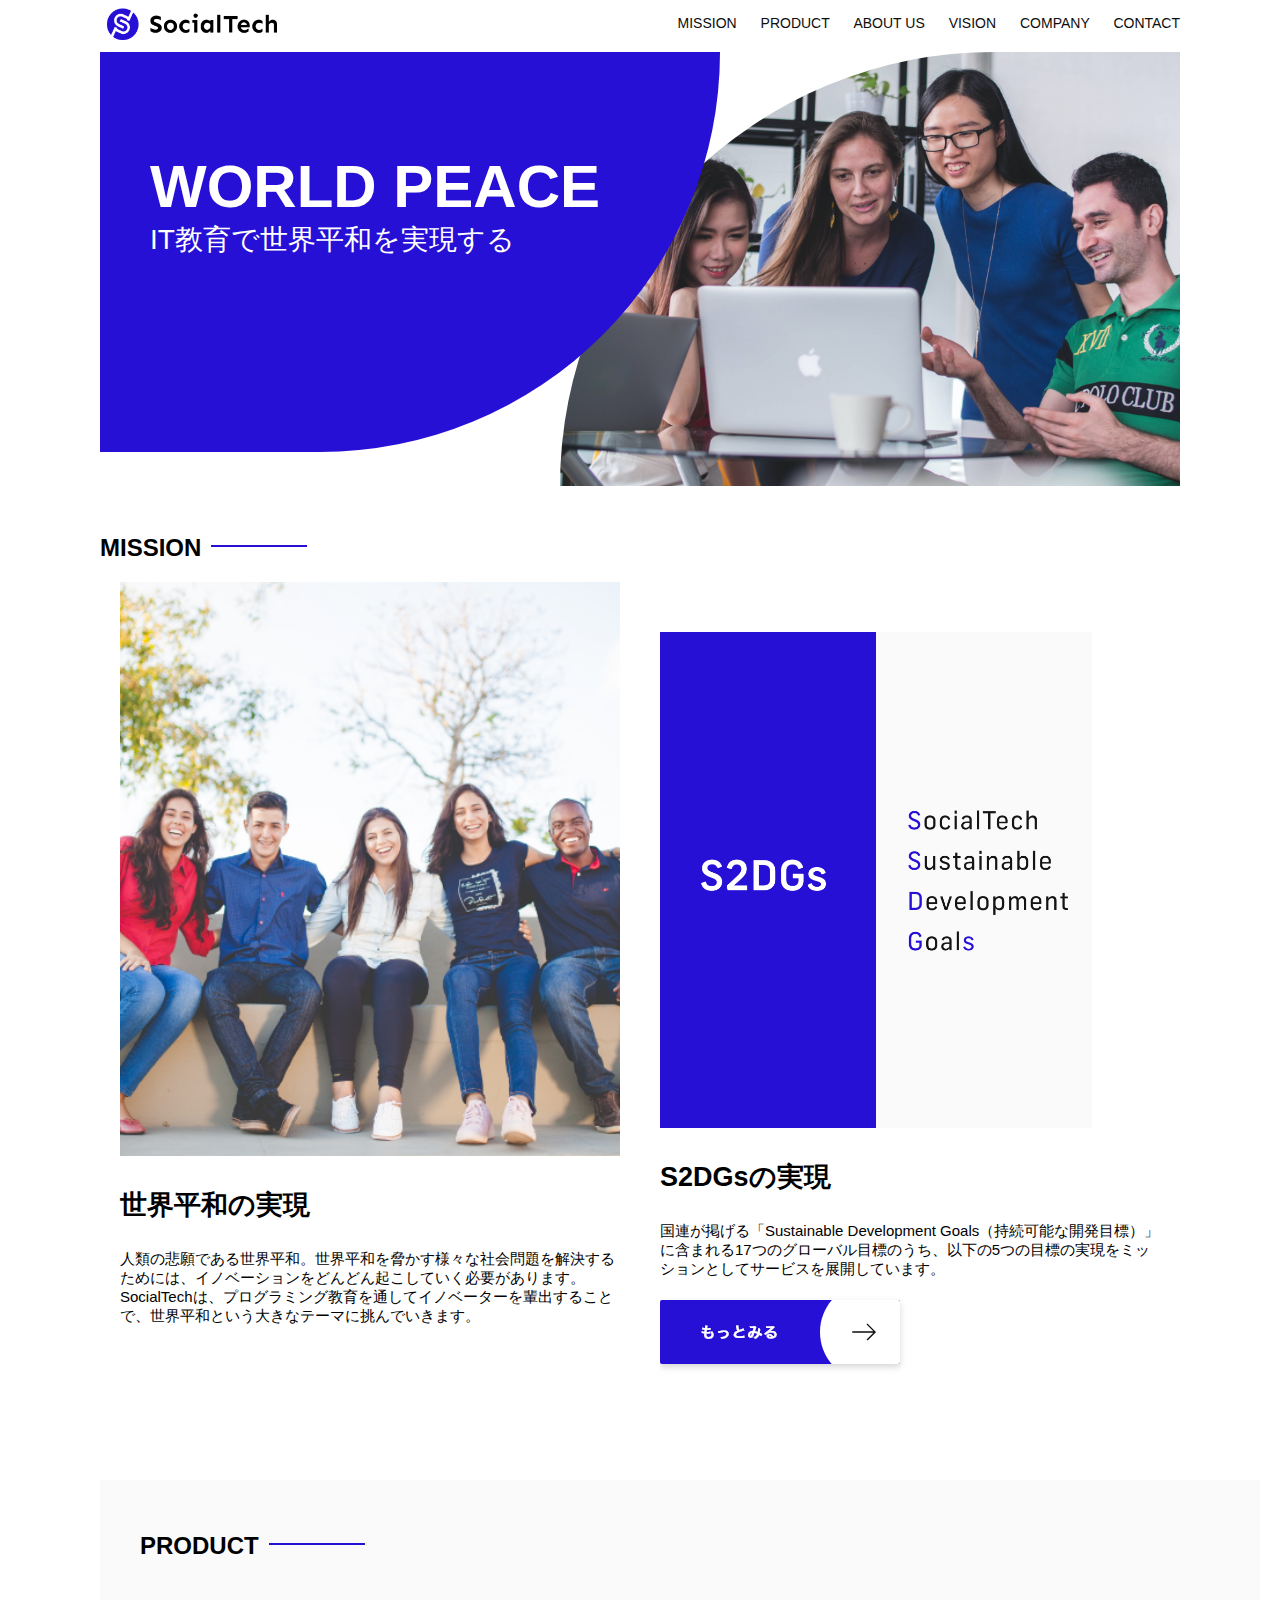
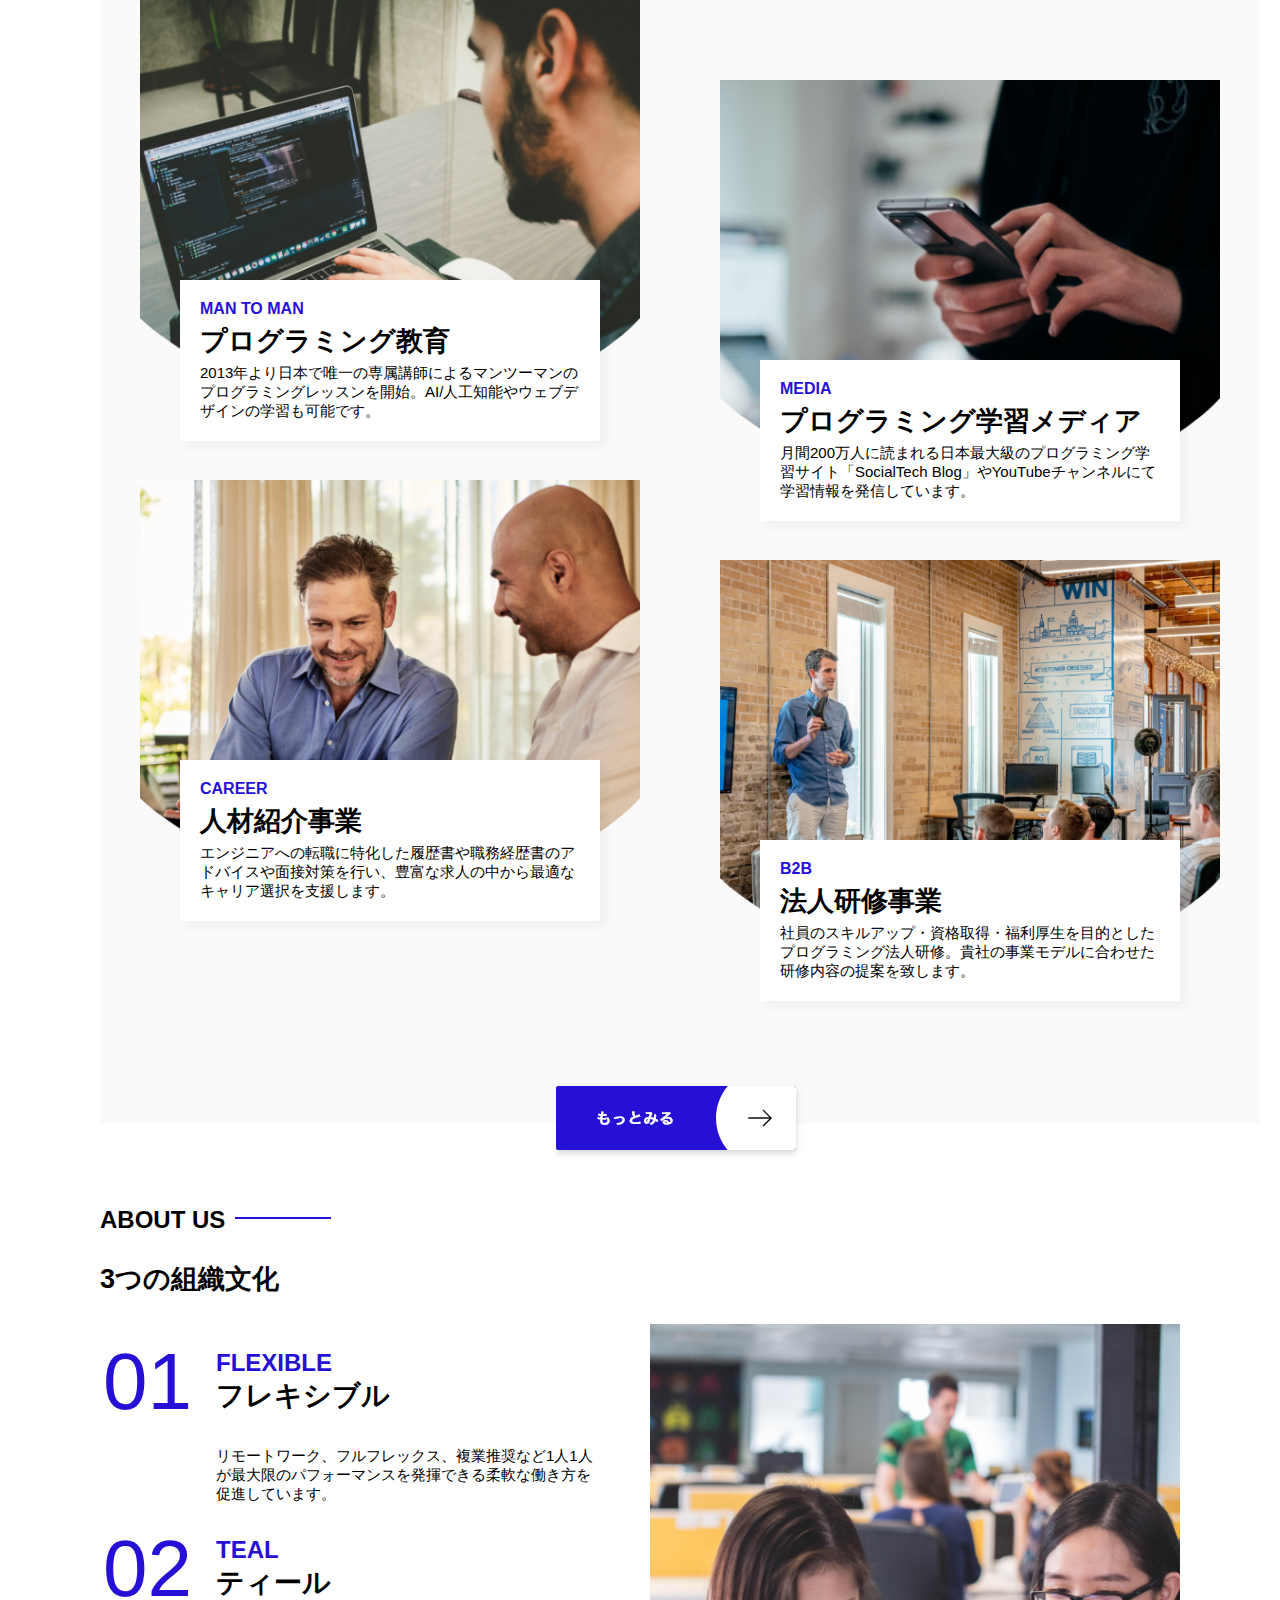
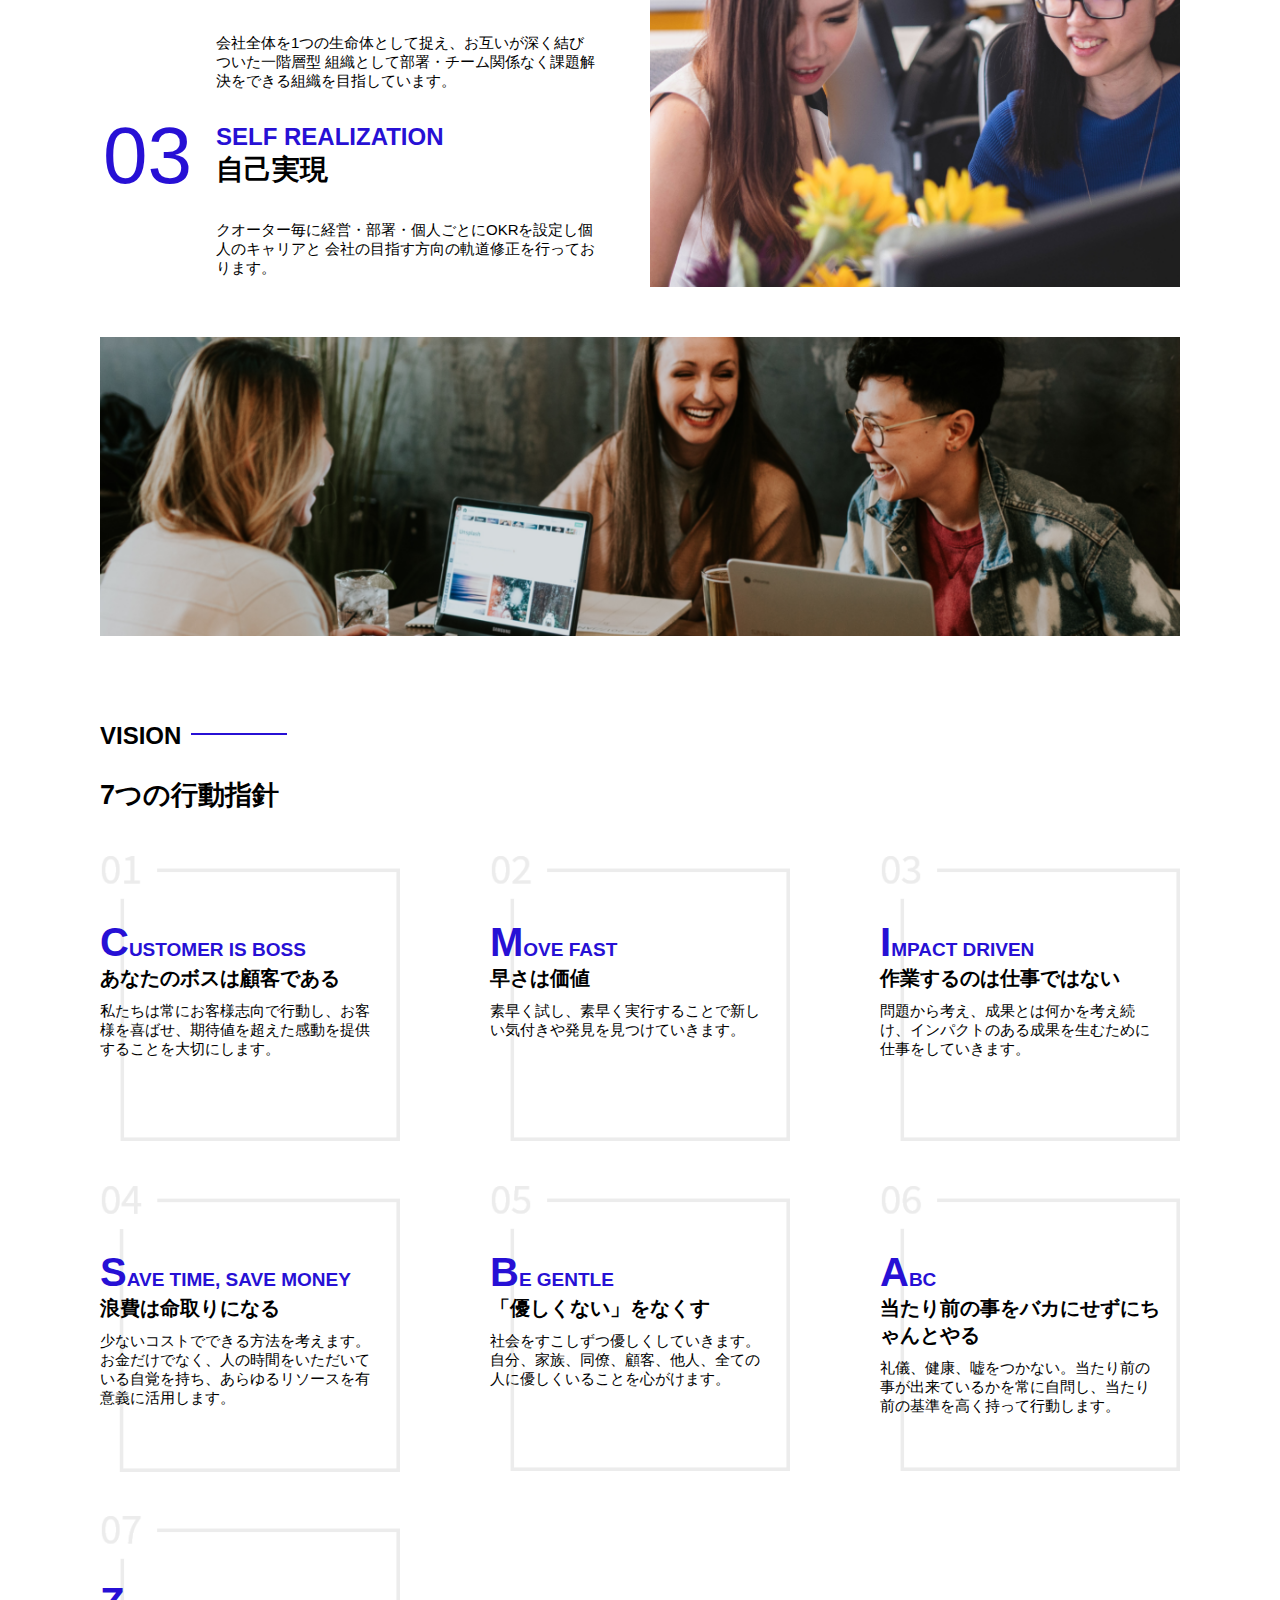
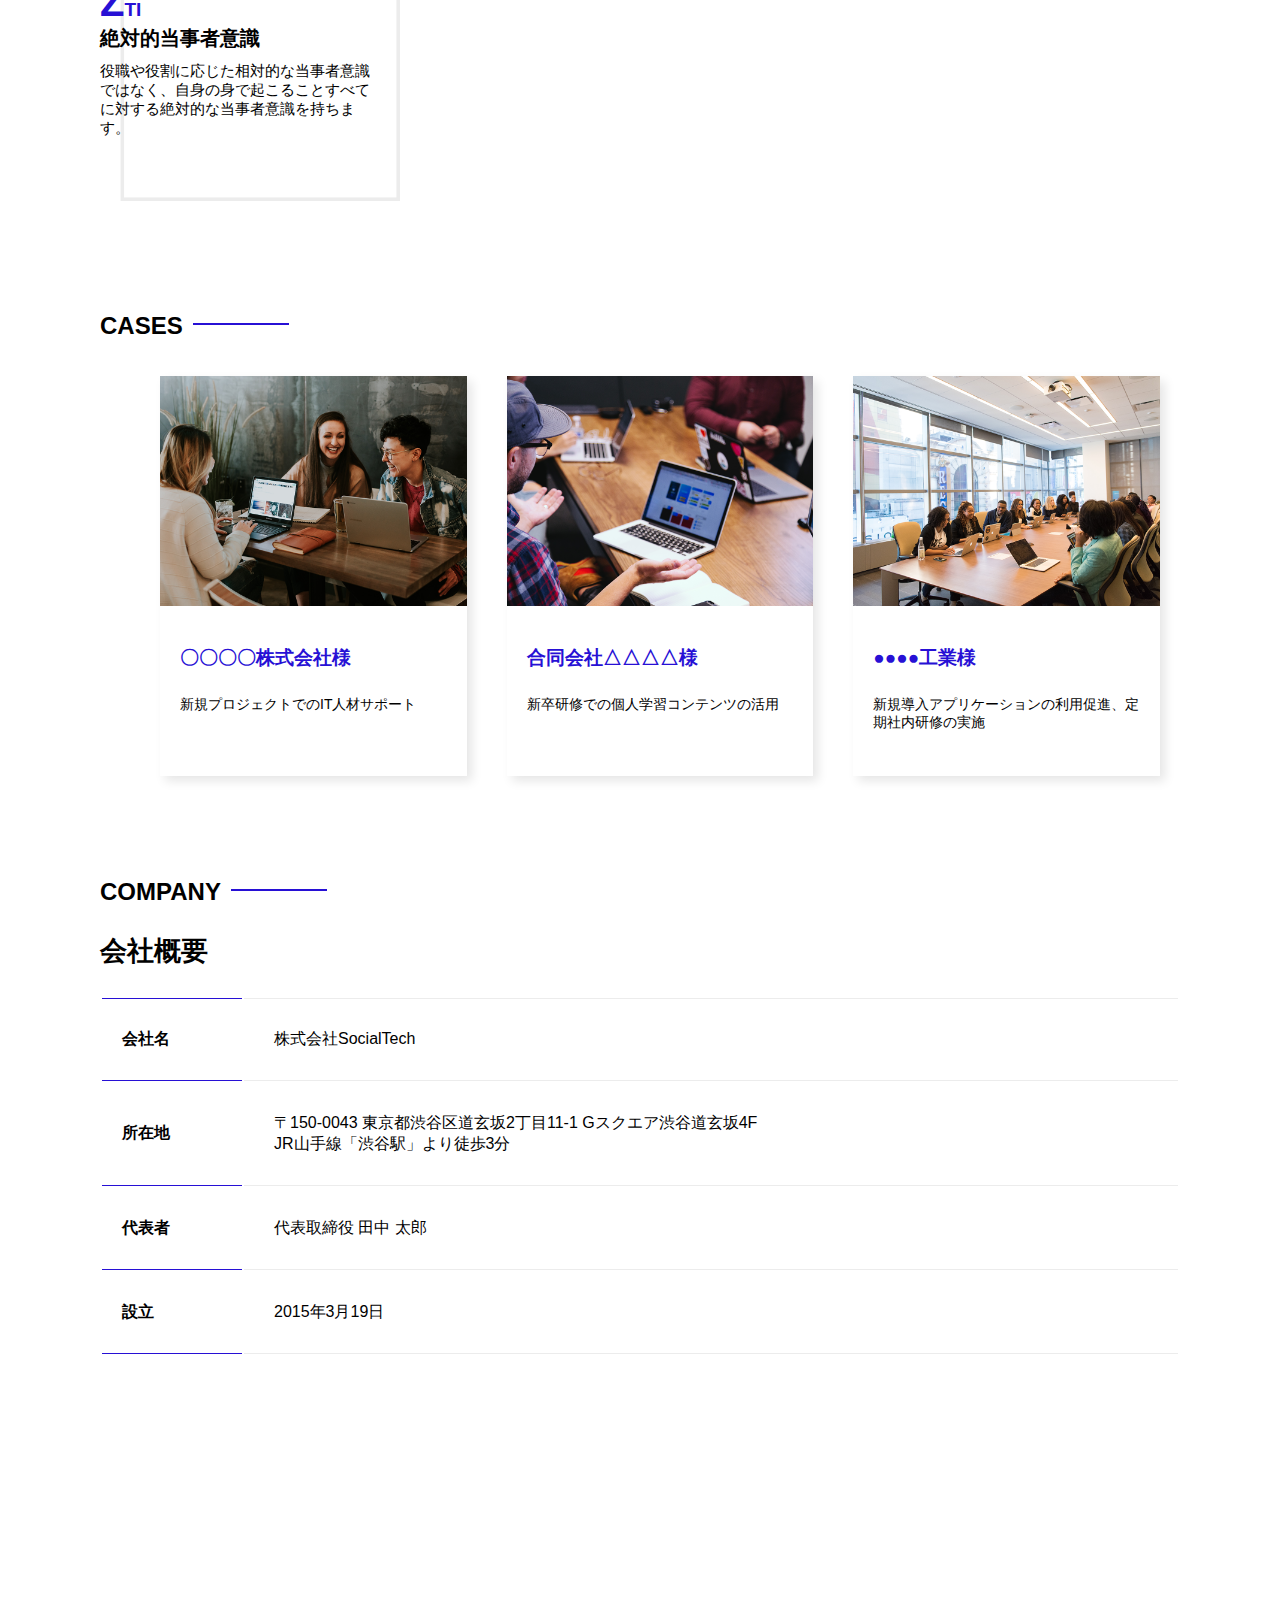
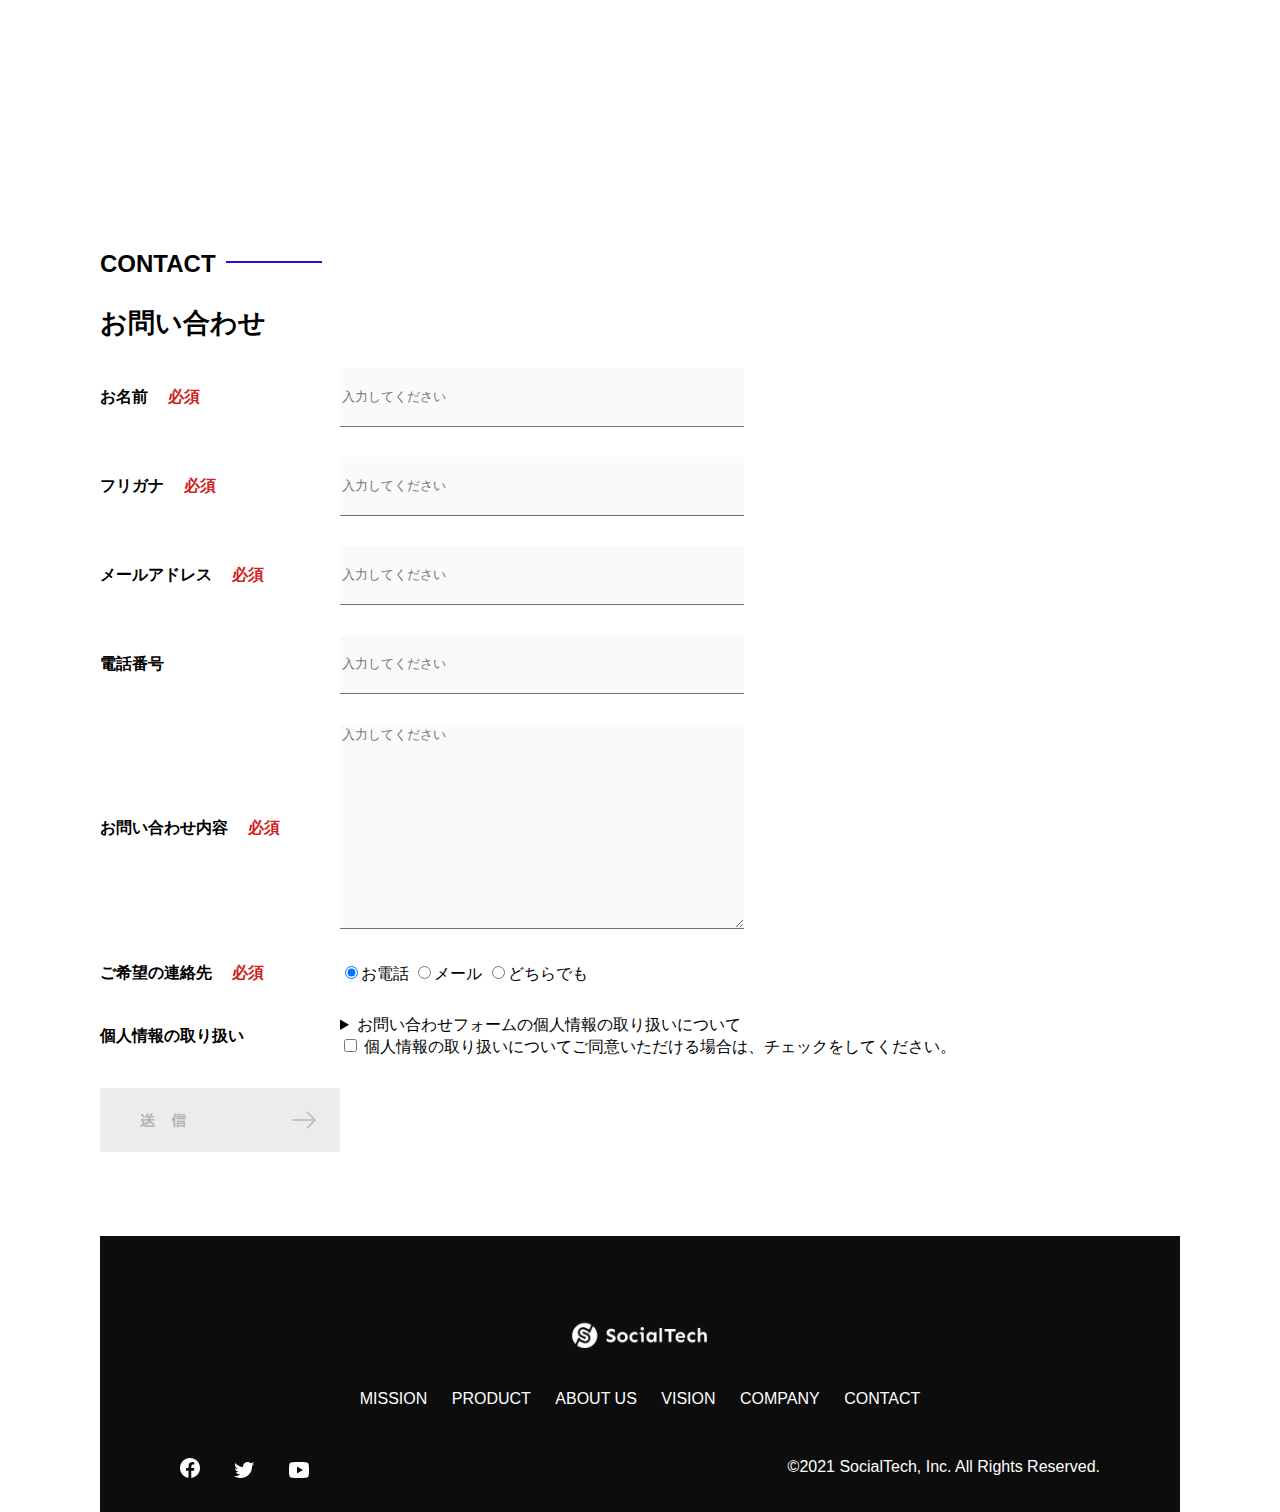
<file: kadai_012/index.html>
<!DOCTYPE html>
<html>
  <head>
    <title>SocialTech</title>
    <meta charset="UTF-8" />
    <meta
      name="description"
      content="SocialTechはEdTech業界のリーディングカンパニーを目指します。"
    />
    <meta name="viewport" content="width=device-width, initial-scale=1.0" />
    <link rel="stylesheet" href="style.css" />
  </head>
  <body>
    <!-- ヘッダー -->
    <header>
      <!-- ロゴ -->
      <a href="index.html" id="logo"
        ><img src="images/logo.png" alt="トップページに戻る"
      /></a>

      <!-- PC用ナビゲーション -->
      <nav id="nav-pc">
        <a href="mission.html">MISSION</a>
        <a href="product.html">PRODUCT</a>
        <a href="index.html#aboutus">ABOUT US</a>
        <a href="index.html#vision">VISION</a>
        <a href="index.html#company">COMPANY</a>
        <a href="index.html#contact">CONTACT</a>
      </nav>
    </header>
    <main>
      <article>
        <!-- メインビジュアル -->
        <section id="main-visual">
          <div id="main-message">
            <h1>WORLD PEACE</h1>
            <p>IT教育で世界平和を実現する</p>
          </div>
          <img
            src="images/index/index-main.png"
            alt="PCの周りに集まる多国籍の仲間たち"
          />
        </section>
        <!--ミッション-->
        <section id="mission">
          <h2 class="index-h2">MISSION</h2>
          <div id="mission-flex">
            <div>
              <img
                id="mission-photo"
                src="images/index/index-mission.png"
                alt="屋外のベンチで写真を撮影する多国籍の仲間たち"
              />
              <h3>世界平和の実現</h3>
              <p>
                人類の悲願である世界平和。世界平和を脅かす様々な社会問題を解決するためには、イノベーションをどんどん起こしていく必要があります。SocialTechは、プログラミング教育を通してイノベーターを輩出することで、世界平和という大きなテーマに挑んでいきます。
              </p>
            </div>
            <div>
              <img id="s2dgs" src="images/index/s2dgs.png" alt="S2DGs" />
              <h3>S2DGsの実現</h3>
              <p>
                国連が掲げる「Sustainable Development
                Goals（持続可能な開発目標）」に含まれる17つのグローバル目標のうち、以下の5つの目標の実現をミッションとしてサービスを展開しています。
              </p>
              <a href="mission.html">
                <img src="images/button-more.png" alt="もっとみる" />
              </a>
            </div>
          </div>
        </section>
        <!-- プロダクト -->
        <section id="product">
          <h2 class="index-h2">PRODUCT</h2>
          <div>
            <div id="product-left">
              <div>
                <img
                  class="product-photo"
                  src="images/index/index-mantoman.png"
                  alt="PCでコードを書く男性"
                />
                <div class="product-explain">
                  <span>MAN TO MAN</span>
                  <h3>プログラミング教育</h3>
                  <p>
                    2013年より日本で唯一の専属講師によるマンツーマンのプログラミングレッスンを開始。AI/人工知能やウェブデザインの学習も可能です。
                  </p>
                </div>
              </div>
              <div>
                <img
                  class="product-photo"
                  src="images/index/index-career.png"
                  alt="笑顔で話し合う2人の男性"
                />
                <div class="product-explain">
                  <span>CAREER</span>
                  <h3>人材紹介事業</h3>
                  <p>
                    エンジニアへの転職に特化した履歴書や職務経歴書のアドバイスや面接対策を行い、豊富な求人の中から最適なキャリア選択を支援します。
                  </p>
                </div>
              </div>
            </div>
            <div id="product-right">
              <div>
                <img
                  class="product-photo"
                  src="images/index/index-media.png"
                  alt="スマートフォンを操作する人"
                />
                <div class="product-explain">
                  <span>MEDIA</span>
                  <h3>プログラミング学習メディア</h3>
                  <p>
                    月間200万人に読まれる日本最大級のプログラミング学習サイト「SocialTech
                    Blog」やYouTubeチャンネルにて学習情報を発信しています。
                  </p>
                </div>
              </div>
              <div>
                <img
                  class="product-photo"
                  src="images/index/index-b2b.png"
                  alt="講演中の男性とそれを聴く人々"
                />
                <div class="product-explain">
                  <span>B2B</span>
                  <h3>法人研修事業</h3>
                  <p>
                    社員のスキルアップ・資格取得・福利厚生を目的としたプログラミング法人研修。貴社の事業モデルに合わせた研修内容の提案を致します。
                  </p>
                </div>
              </div>
            </div>
          </div>
          <div>
            <a id="product-more" href="product.html">
              <img src="images/button-more.png" alt="もっとみる" />
            </a>
          </div>
        </section>
        <!---ABOUT US-->
        <section id="aboutus">
          <h2 class="index-h2">ABOUT US</h2>
          <h3>3つの組織文化</h3>
          <div>
            <table class="culture-table">
              <tr>
                <td>
                  <span class="culture-num">01</span>
                </td>
                <td>
                  <span class="culture-en">FLEXIBLE</span>
                  <span class="culture-jp">フレキシブル</span>
                </td>
              </tr>
              <tr>
                <td>
                  <!--空のセル-->
                </td>
                <td>
                  <p class="culture-description">
                    リモートワーク、フルフレックス、複業推奨など1人1人が最大限のパフォーマンスを発揮できる柔軟な働き方を促進しています。
                  </p>
                </td>
              </tr>
              <tr>
                <td>
                  <span class="culture-num">02</span>
                </td>
                <td>
                  <span class="culture-en">TEAL</span>
                  <span class="culture-jp">ティール</span>
                </td>
              </tr>
              <tr>
                <td>
                  <!--空のセル-->
                </td>
                <td>
                  <p class="culture-description">
                    会社全体を1つの生命体として捉え、お互いが深く結びついた一階層型
                    組織として部署・チーム関係なく課題解決をできる組織を目指しています。
                  </p>
                </td>
              </tr>
              <tr>
                <td>
                  <span class="culture-num">03</span>
                </td>
                <td>
                  <span class="culture-en">SELF REALIZATION</span>
                  <span class="culture-jp">自己実現</span>
                </td>
              </tr>
              <tr>
                <td>
                  <!--空のセル-->
                </td>
                <td>
                  <p class="culture-description">
                    クオーター毎に経営・部署・個人ごとにOKRを設定し個人のキャリアと
                    会社の目指す方向の軌道修正を行っております。
                  </p>
                </td>
              </tr>
            </table>
            <img
              class="culture-img"
              src="images/index/index-aboutus1.png"
              alt="笑顔で話し合う2人の女性"
            />
          </div>
          <img
            class="culture-img2"
            src="images/index/index-aboutus2.png"
            alt="笑顔で話し合う3人の男女"
          />
        </section>
        <!-- VISION -->
        <section id="vision">
          <h2 class="index-h2">VISION</h2>
          <h3>7つの行動指針</h3>
          <div>
            <div class="vision-box">
              <img src="images/index/vision-01.png" alt="01" />
              <span>
                <h4>CUSTOMER IS BOSS</h4>
                <h5>あなたのボスは顧客である</h5>
                <p>
                  私たちは常にお客様志向で行動し、お客様を喜ばせ、期待値を超えた感動を提供することを大切にします。
                </p>
              </span>
            </div>
            <div class="vision-box">
              <img src="images/index/vision-02.png" alt="02" />
              <span>
                <h4>MOVE FAST</h4>
                <h5>早さは価値</h5>
                <p>
                  素早く試し、素早く実行することで新しい気付きや発見を見つけていきます。
                </p>
              </span>
            </div>
            <div class="vision-box">
              <img src="images/index/vision-03.png" alt="03" />
              <span>
                <h4>IMPACT DRIVEN</h4>
                <h5>作業するのは仕事ではない</h5>
                <p>
                  問題から考え、成果とは何かを考え続け、インパクトのある成果を生むために仕事をしていきます。
                </p>
              </span>
            </div>
            <div class="vision-box">
              <img src="images/index/vision-04.png" alt="04" />
              <span>
                <h4>SAVE TIME, SAVE MONEY</h4>
                <h5>浪費は命取りになる</h5>
                <p>
                  少ないコストでできる方法を考えます。お金だけでなく、人の時間をいただいている自覚を持ち、あらゆるリソースを有意義に活用します。
                </p>
              </span>
            </div>
            <div class="vision-box">
              <img src="images/index/vision-05.png" alt="05" />
              <span>
                <h4>BE GENTLE</h4>
                <h5>「優しくない」をなくす</h5>
                <p>
                  社会をすこしずつ優しくしていきます。自分、家族、同僚、顧客、他人、全ての人に優しくいることを心がけます。
                </p>
              </span>
            </div>
            <div class="vision-box">
              <img src="images/index/vision-06.png" alt="06" />
              <span>
                <h4>ABC</h4>
                <h5>当たり前の事をバカにせずにちゃんとやる</h5>
                <p>
                  礼儀、健康、嘘をつかない。当たり前の事が出来ているかを常に自問し、当たり前の基準を高く持って行動します。
                </p>
              </span>
            </div>
            <div class="vision-box">
              <img src="images/index/vision-07.png" alt="07" />
              <span>
                <h4>ZTI</h4>
                <h5>絶対的当事者意識</h5>
                <p>
                  役職や役割に応じた相対的な当事者意識ではなく、自身の身で起こることすべてに対する絶対的な当事者意識を持ちます。
                </p>
              </span>
            </div>
          </div>
        </section>

        <!-- CASES -->
      <section id="cases">
        <h2 class="index-h2">CASES</h2>
        <ul>
          <li class="case-card">
            <a>
            <img class="case-img" src="images/index/case-1.png" alt="仲良く語り合う3人">
            <div class="case-info">
              <h4 class="case-name">〇〇〇〇株式会社様</h4>
              <p class="case-content">新規プロジェクトでのIT人材サポート</p>
            </div>
            </a>
          </li>
          <li class="case-card">
            <a>
            <img class="case-img" src="images/index/case-2.png" alt="PCでコンテンツを見る">
            <div class="case-info">
              <h4 class="case-name">合同会社△△△△様</h4>
              <p class="case-content">新卒研修での個人学習コンテンツの活用</p>
            </div>
            </a>
          </li>
          <li class="case-card">
            <a>
            <img class="case-img" src="images/index/case-3.png" alt="社内研修中の会議室">
            <div class="case-info">
              <h4 class="case-name">●●●●工業様</h4>
              <p class="case-content">新規導入アプリケーションの利用促進、定期社内研修の実施</p>
            </div>
            </a>
          </li>
        </ul>
      </section>


        <!-- COMPANY -->
        <section id="company">
          <h2 class="index-h2">COMPANY</h2>
          <h3>会社概要</h3>
          <table id="company-table">
            <tr>
              <th class="tableheader-first">会社名</th>
              <td class="cell-first">株式会社SocialTech</td>
            </tr>
            <tr>
              <th class="tableheader">所在地</th>
              <td class="cell">
                〒150-0043 東京都渋谷区道玄坂2丁目11-1 Gスクエア渋谷道玄坂4F<br />JR山手線「渋谷駅」より徒歩3分
              </td>
            </tr>
            <tr>
              <th class="tableheader">代表者</th>
              <td class="cell">代表取締役 田中 太郎</td>
            </tr>
            <tr>
              <th class="tableheader">設立</th>
              <td class="cell">2015年3月19日</td>
            </tr>
          </table>
          <iframe
            src="https://www.google.com/maps/embed?pb=!1m18!1m12!1m3!1d3241.7759544892483!2d139.69399665123464!3d35.65789123876098!2m3!1f0!2f0!3f0!3m2!1i1024!2i768!4f13.1!3m3!1m2!1s0x60188caa0042e8d1%3A0xba130bea826a7aa2!2z44CSMTUwLTAwNDMg5p2x5Lqs6YO95riL6LC35Yy66YGT546E5Z2C77yS5LiB55uu77yR77yR4oiS77yR!5e0!3m2!1sja!2sjp!4v1636872991912!5m2!1sja!2sjp"
            style="border: 0"
            allowfullscreen=""
            loading="lazy"
          >
          </iframe>
        </section>
        <!-- お問い合わせフォーム -->
        <section id="contact">
          <h2 class="index-h2">CONTACT</h2>
          <h3>お問い合わせ</h3>
          <form>
            <div>
              <div class="contact-heading">
                <label class="contact-label"
                  >お名前<span class="contact-span">必須</span></label
                >
              </div>
              <div class="contact-form">
                <input
                  type="text"
                  name="name"
                  placeholder="入力してください"
                  class="contact-textbox"
                />
              </div>
            </div>
            <div>
              <div class="contact-heading">
                <label class="contact-label"
                  >フリガナ<span class="contact-span">必須</span></label
                >
              </div>
              <div>
                <input
                  type="text"
                  name="hurigana"
                  placeholder="入力してください"
                  class="contact-textbox"
                />
              </div>
            </div>
            <div>
              <div class="contact-heading">
                <label class="contact-label"
                  >メールアドレス<span class="contact-span">必須</span></label
                >
              </div>
              <div>
                <input
                  type="text"
                  name="email"
                  placeholder="入力してください"
                  class="contact-textbox"
                />
              </div>
            </div>
            <div>
              <div class="contact-heading">
                <label class="contact-label">電話番号</label>
              </div>
              <div>
                <input
                  type="text"
                  name="tel"
                  placeholder="入力してください"
                  class="contact-textbox"
                />
              </div>
            </div>
            <div>
              <div class="contact-heading">
                <label class="contact-label"
                  >お問い合わせ内容<span class="contact-span">必須</span></label
                >
              </div>
              <div>
                <textarea
                  class="contact-textarea"
                  placeholder="入力してください"
                  name="message"
                ></textarea>
              </div>
            </div>
            <div>
              <div class="contact-heading">
                <label class="contact-label"
                  >ご希望の連絡先<span class="contact-span">必須</span></label
                >
              </div>
              <div>
                <input
                  class="radiobutton"
                  type="radio"
                  value="tel"
                  name="contact"
                  checked
                /><label>お電話</label>
                <input
                  class="radiobutton"
                  type="radio"
                  value="mail"
                  name="contact"
                /><label>メール</label>
                <input
                  class="radiobutton"
                  type="radio"
                  value="both"
                  name="contact"
                /><label>どちらでも</label>
              </div>
            </div>
            <div>
              <div class="contact-heading">
                <label class="contact-label">個人情報の取り扱い</label>
              </div>
              <div>
                <details>
                  <summary>
                    お問い合わせフォームの個人情報の取り扱いについて
                  </summary>
                  <div>
                    <span>１．組織の名称又は氏名</span><br />
                    株式会社SocialTech<br /><br />
                    <span
                      >２．個人情報保護管理者（若しくはその代理人）の氏名又は職名、所属及び連絡先
                      鈴木 一郎 コーポレート部</span
                    ><br />
                    メールアドレス：support@socialtech.net<br />
                    TEL：03-xxxx-xxxx<br />
                    <span>３．個人情報の利用目的</span><br />
                    ・本サービス及び本サービスに関連する情報の提供又はそれらに関する連絡のため<br />
                    ・ユーザーの本人確認のため<br />
                    ・当社サービスのご案内のため<br />
                    ・当社の商品等の広告または宣伝（電子メールによるものを含むものとします。）<br /><br />
                    <span>４．個人情報の取り扱い業務の委託</span><br />
                    個人情報の取扱業務の全部または一部を外部に業務委託する場合があります。<br />
                    その際、弊社は、個人情報を適切に保護できる管理体制を敷き実行していることを条件として<br />
                    委託先を厳選したうえで、機密保持契約を委託先と締結し、お客様の個人情報を厳密に管理させます。<br /><br />
                    <span>５．個人情報の開示等の請求</span><br />
                    お客様は、弊社に対してご自身の個人情報の開示等（利用目的の通知、開示、内容の訂正・追加・削除、利用の停止または消去、第三者への提供の停止）に関して、当社問合わせ窓口に申し出ることができます。<br />
                    その際、弊社はお客様ご本人を確認させていただいたうえで、合理的な期間内に対応いたします。<br /><br />
                    なお、個人情報に関する弊社問合わせ先は、次の通りです。<br /><br />
                    株式会社SocialTech　個人情報問合せ窓口<br />
                    〒150-0043　東京都渋谷区道玄坂2丁目11-1 Ｇスクエア渋谷道玄坂
                    4F<br />
                    メールアドレス：support@socialtech.net　TEL：03-xxxx-xxxx<br /><br />
                    <span>６．個人情報を提供されることの任意性について</span
                    ><br /><br />
                    お客様がご自身の個人情報を弊社に提供されるか否かは、お客様のご判断によりますが、もしご提供されない場合には、適切なサービスが提供できない場合がありますので予めご了承ください。
                  </div>
                </details>
                <input type="checkbox" name="agree" />
                <span
                  >個人情報の取り扱いについてご同意いただける場合は、チェックをしてください。</span
                >
              </div>
            </div>
            <input
              type="image"
              value="Submit"
              src="images/button-submit.png"
              alt="送信する"
            />
          </form>
        </section>
      </article>
      <footer>
        <div id="footer-logo">
          <img src="images/logo-sp.png" alt="SocialTech" />
        </div>
        <div id="footer-link">
          <a href="mission.html">MISSION</a>
          <a href="product.html">PRODUCT</a>
          <a href="index.html#aboutus">ABOUT US</a>
          <a href="index.html#vision">VISION</a>
          <a href="index.html#company">COMPANY</a>
          <a href="index.html#contact">CONTACT</a>
        </div>
        <div id="sns-footer">
          <a href="https://www.facebook.com/sejuku2013"
            ><img src="images/button-facebook.png" alt="Facebookのリンク"
          /></a>
          <a href="https://twitter.com/samuraijuku"
            ><img src="images/button-twitter.png" alt="Twitterのリンク"
          /></a>
          <a href="https://www.youtube.com/channel/UCCFOQO5aDK0xXam4cUQXT8g"
            ><img src="images/button-youtube.png" alt="YouTubeのリンク"
          /></a>
          <span id="copyright"
            >&copy;2021 SocialTech, Inc. All Rights Reserved.
          </span>
        </div>
      </footer>
    </main>
  </body>
</html>
</file>
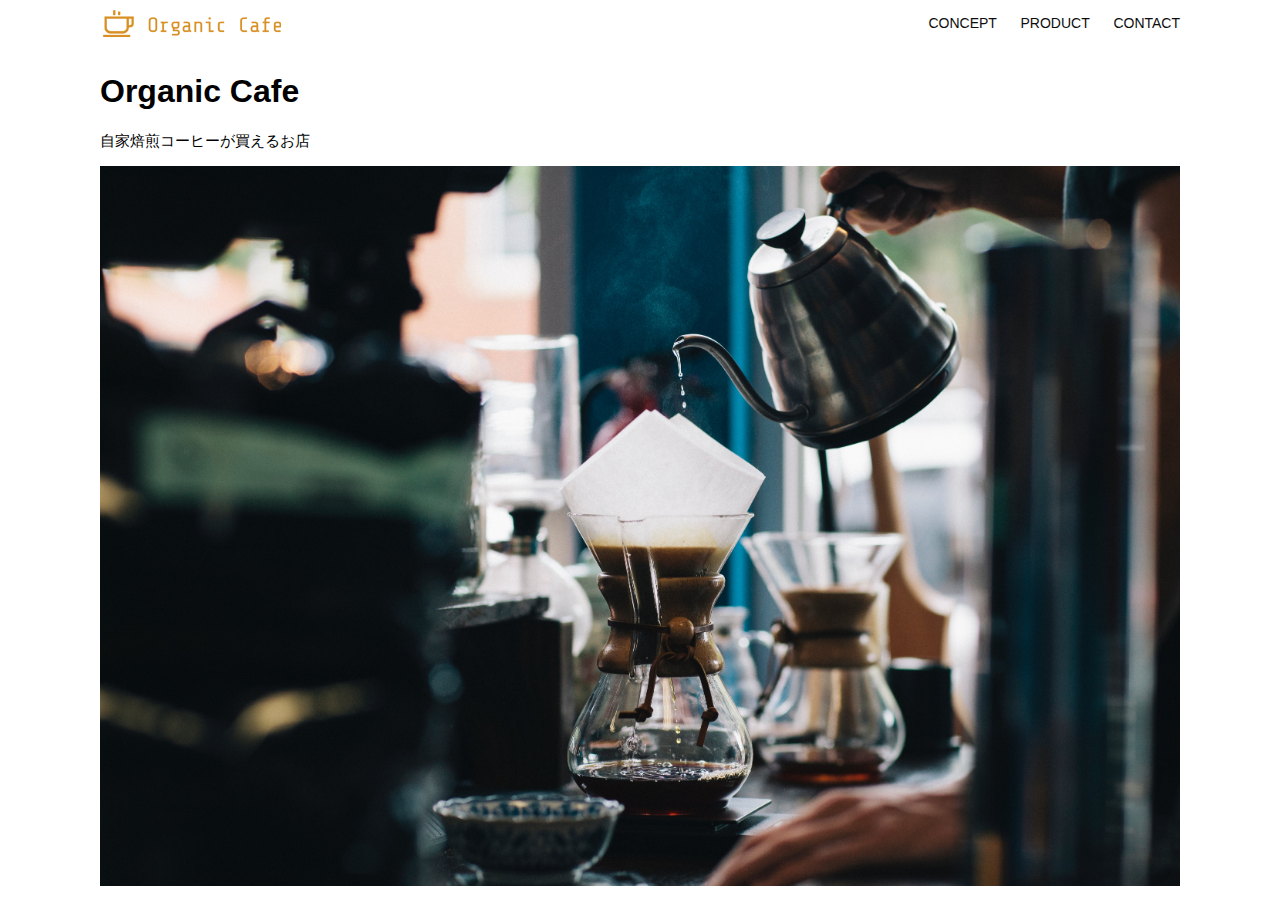
<file: kadai_013/index.html>
<!DOCTYPE html>
<html>
  <head>
    <title>Organic Cafe</title>
    <meta charset="UTF-8" />
    <meta
      name="description"
      content="自家焙煎のコーヒーがお家で楽しめるOrganic Cafe"
    />
    <meta name="viewport" content="width=device-width, initial-scale=1.0" />
    <link rel="stylesheet" href="style.css" />
  </head>
  <body>
    <!-- ヘッダー -->
    <header>
      <!-- ロゴ -->
      <a href="index.html" id="logo"
        ><img src="images/logo.png" alt="トップページに戻る"
      /></a>

      <!-- PC用ナビゲーション -->
      <nav id="nav-pc">
        <a href="index.html#concept">CONCEPT</a>
        <a href="index.html#product">PRODUCT</a>
        <a href="index.html#contact">CONTACT</a>
      </nav>

      <!-- SP用ナビ -->
      <img id="menu-sp" src="images/button-menu.png" alt="ナビメニューを開く" onclick="document.getElementById('nav-sp').style.display = 'block'">
      <nav id="nav-sp">
        <img id="close" src="images/button-close.png" alt="ナビゲーションを閉じる" onclick="document.getElementById('nav-sp').style.display = 'none'">
        <a id="logo-sp" href="index.html" onclick="document.getElementById('nav-sp').style.display = 'none'">
        <img src="images/logo-sp.png" alt="トップページへ戻る">
        </a>
        <a class="menu" href="index.html#concept" onclick="document.getElementById('nav-sp').style.display = 'none'">CONCEPT</a>
        <a class="menu" href="index.html#product" onclick="document.getElementById('nav-sp').style.display = 'none'">PRODUCT</a>
        <a class="menu" href="index.html#contact" onclick="document.getElementById('nav-sp').style.display = 'none'">CONTACT</a>
      </nav>

    </header>
    <main>
      <article>
        <!-- メインビジュアル -->
        <section id="main-visual">
          <div id="main-message">
            <h1>Organic Cafe</h1>
            <p>自家焙煎コーヒーが買えるお店</p>
          </div>
          <img
            src="images/main-image.jpg"
            alt="コーヒーをハンドドリップで淹れる画像"
          />
        </section>
      </article>
    </main>
  </body>
</html>
</file>
<file: kadai_012/style.css>
/* PC、スマホ共通スタイル */
body {
  font-family: "Source Sans Pro", "Hiragino Kaku Gothic ProN", Meiryo, Arial,
    sans-serif;
}

p {
  font-size: 15px;
}

/*================
PC用のスタイル 
=================*/
/* 横幅設定 */
body {
  max-width: 1080px;
  min-width: 960px;
  margin: 0 auto 0 auto;
}

/* ヘッダー */
header {
  display: flex;
  justify-content: space-between;
}

/* ナビゲーションのレイアウト */
#nav-pc {
  text-align: right;
  font-size: 14px;
  padding-top: 15px;
}

/* ナビゲーションのリンクの装飾設定 */
#nav-pc>a {
  text-decoration: none;
  margin-left: 20px;
}

#nav-pc>a:link {
  color: #0d0d0d;
}

#nav-pc>a:visited {
  color: #0d0d0d;
}

#nav-pc>a:hover {
  color: #0d0d0d;
  text-decoration: underline;
}

#nav-pc>a:active {
  color: #0d0d0d;
}

/* メインビジュアル*/
#main-visual {
  position: relative;
  height: 400px;
}

#main-message {
  position: absolute;
  top: 0;
  left: 0;
  background-color: #2710d5;
  color: #ffffff;
  border-radius: 0 0 476px 0;
  max-width: 620px;
  height: 100%;
  width: 100%;
  z-index: 11;
}

#main-message>h1 {
  font-size: 60px;
  font-weight: bold;
  margin: 100px 0 0 50px;
}

#main-message>p {
  font-size: 28px;
  margin: 0 0 0 50px;
}

#main-visual>img {
  max-width: 620px;
  border-radius: 476px 0 0 0;
  position: absolute;
  top: 0;
  right: 0;
  z-index: 10;
}

/* 見出し */
h2 {
  margin: 40px 0 0 0;
}

h2::after {
  content: url("images/line.png");
  margin-left: 10px;
}

h3 {
  font-size: 27px;
}

/* ミッション */
#mission {
  margin: 80px auto 80px auto;
  width: 100%;
}

#mission-flex {
  width: 100%;
  display: flex;
}

#mission-flex>div {
  width: 50%;
  margin: 20px;
}

#mission-photo {
  width: 100%;
}

#s2dgs {
  margin-top: 50px;
}

/* プロダクト */
#product {
  background-color: #fafafa;
  width: 100%;
  margin: 80px 0 80px 0;
  padding: 10px 40px 0px 40px;
}

/* 外枠 */
#product>div {
  margin-top: 40px;
  display: flex;
}

/* 左のカラム */
#product-left {
  width: 50%;
  margin-right: 20px;
}

/* 右のカラム */
#product-right {
  width: 50%;
  margin-left: 20px;
  margin-top: 80px;
}

/* 画像＋説明の枠 */
#product-left>div {
  position: relative;
  height: 480px;
  margin-right: 20px;
}

#product-right>div {
  position: relative;
  height: 480px;
  margin-left: 20px;
}

/* 画像 */
.product-photo {
  width: 100%;
}

/* 説明文の枠 */
.product-explain {
  background-color: #ffffff;
  position: absolute;
  left: 0;
  top: 280px;
  margin: 0 40px 0 40px;
  padding: 20px;
  box-shadow: 5px 5px 10px rgba(0, 0, 0, 0.05);
}

/* 説明文の英語 */
.product-explain>span {
  color: #2710d5;
  font-weight: bold;
  font-size: 16px;
  margin: 0;
}

/* 説明文の見出し */
.product-explain>h3 {
  margin: 5px 0 5px 0;
}

/* 説明文 */
.product-explain>p {
  margin: 0;
}

/* 「もっとみる」ボタン */
#product-more {
  margin: 0 auto -42px auto;
}

/* ABOUT US */
#aboutus {
  margin: 80px auto 80px auto;
}

/* 3つの組織文化と画像を入れる枠 */
#aboutus>div {
  display: flex;
}

/* 画像 */
.culture-img {
  width: 100%;
  align-self: flex-start;
}

.culture-img2 {
  margin-top: 50px;
  width: 100%;
}

/* 3つの組織文化の表 */
.culture-table {
  max-width: 500px;
  margin-right: 50px;
}

/* 番号 */
.culture-num {
  font-size: 80px;
  color: #2710d5;
  margin: 0 20px 0 0;
}

/* 組織文化英語 */
.culture-en {
  color: #2710d5;
  font-weight: bold;
  font-size: 24px;
  display: block;
}

/* 組織文化日本語 */
.culture-jp {
  font-size: 28px;
  font-weight: bold;
}

/* 説明文 */
.culture-description {
  margin: 0;
}

/* ビジョン */
#vision {
  margin: 80px auto 80px auto;
}

/* セクション内の外枠 */
#vision>div {
  width: 100%;
  display: flex;
  justify-content: space-between;
  flex-wrap: wrap;
}

/* 7つの行動指針の枠 */
.vision-box {
  width: 300px;
  height: 300px;
  margin-bottom: 30px;
  position: relative;
}

.vision-box>img {
  width: 100%;
  height: auto;
  position: absolute;
  top: 0;
  left: 0;
  z-index: 30;
}

.vision-box>span {
  position: absolute;
  top: 0;
  left: 0;
  z-index: 31;
  margin-right: 20px;
}

.vision-box>span>h4 {
  color: #2710d5;
  font-size: 19px;
  margin: 80px 0 0 0;
  Ï
}

.vision-box>span>h4::first-letter {
  font-size: 40px;
}

.vision-box>span>h5 {
  font-size: 20px;
  margin: 0 0 0 0;
}

.vision-box>span>p {
  margin: 10px 0 0 0;
}

/* 会社概要 */
#company {
  margin: 80px auto 80px auto;
}

#company-table {
  width: 100%;
}

.tableheader {
  text-align: left;
  padding: 20px;
  border-bottom-color: #2710d5;
  border-bottom-width: 1px;
  border-bottom-style: solid;
  width: 100px;
}

.tableheader-first {
  text-align: left;
  padding: 20px;
  border-bottom-color: #2710d5;
  border-bottom-width: 1px;
  border-bottom-style: solid;
  border-top-color: #2710d5;
  border-top-width: 1px;
  border-top-style: solid;
  width: 100px;
}

.cell {
  padding: 30px;
  border-bottom-color: #ececec;
  border-bottom-width: 1px;
  border-bottom-style: solid;
}

.cell-first {
  padding: 30px;
  border-bottom-color: #ececec;
  border-bottom-width: 1px;
  border-bottom-style: solid;
  border-top-color: #ececec;
  border-top-width: 1px;
  border-top-style: solid;
}

#company>iframe {
  width: 100%;
  height: 368px;
  margin-top: 40px;
}

/* お問い合わせ */
#contact {
  margin: 80px auto 80px auto;
}

/* 外枠 */
#contact>form>div {
  display: flex;
  flex-direction: row;
  flex-wrap: wrap;
  padding-bottom: 30px;
}

/* 左列の見出し */
.contact-heading {
  width: 240px;
  align-self: center;
}

/* 見出しのラベル */
.contact-label {
  font-weight: bold;
}

/* 必須 */
.contact-span {
  color: #ce2222;
  margin: 0 0 0 20px;
  font-weight: bold;
}

/* テキストボックス */
.contact-textbox {
  border-top: 0;
  border-left: 0;
  border-right: 0;
  border-bottom-width: 1px;
  border-bottom-color: #707070;
  border-bottom-style: solid;
  background-color: #fafafa;
  width: 400px;
  height: 56px;
}

/* お問い合わせ内容のテキストエリア */
.contact-textarea {
  border-top: 0;
  border-left: 0;
  border-right: 0;
  border-bottom-width: 1px;
  border-bottom-color: #707070;
  border-bottom-style: solid;
  background-color: #fafafa;
  width: 400px;
  height: 200px;
}

/* 個人情報の取り扱い */
details {
  width: 700px;
}

details>div {
  background-color: #fafafa;
  padding: 20px;
}

details>div>span {
  font-weight: bold;
}

/* フッター */
footer {
  background-color: #0d0d0d;
  text-align: center;
  padding: 80px 80px 30px 80px;
}

#footer-logo {
  margin-bottom: 30px;
}

#footer-link {
  margin-bottom: 50px;
}
#footer-link > a {
  text-decoration: none;
  margin: 10px;
}
#footer-link > a:link {
  color: #ffffff;
}
#footer-link > a:visited {
  color: #ffffff;
}
#footer-link > a:hover {
  color: #ffffff;
  text-decoration: underline;
}
#footer-link > a:active {
  color: #ffffff;
}

#sns-footer {
  text-align: left;
  width: 100%;
}

#sns-footer > a {
  margin-right: 30px;
}

#copyright {
  color: #ffffff;
  float: right;
}


/* 課題012 CASES */

#cases {
  margin: 40px 0 40px;
}
#cases > ul {
  display: flex;
  list-style-type: none;
}
.case-card {
  width: 33%;
  margin: 20px;
  background: #fff;
  min-height: 400px;
  box-shadow: 5px 5px 10px rgba(0, 0, 0, 0.1);
}
.case-img {
  width: 100%;
}
.case-info {
  padding: 10px 20px;
}
.case-name {
  color: #2710d5;
  font-size: 19px;
}
.case-content {
  font-size: 14px;
}
</file>
<file: kadai_013/style.css>
/* PC、スマホ共通スタイル */
body {
  font-family: "Source Sans Pro", "Hiragino Kaku Gothic ProN", Meiryo, Arial,
    sans-serif;
}

p {
  font-size: 15px;
}

#main-visual>img {
  width: 100%;
}

/*================
PC用のスタイル 
=================*/
@media screen and (min-width: 768px) {
  /* 横幅設定 */
  body {
    max-width: 1080px;
    min-width: 960px;
    margin: 0 auto 0 auto;
  }

  /* ヘッダー */
  header {
    display: flex;
    justify-content: space-between;
  }

  /* ナビゲーションのレイアウト */
  #nav-pc {
    text-align: right;
    font-size: 14px;
    padding-top: 15px;
  }

  /* ナビゲーションのリンクの装飾設定 */
  #nav-pc>a {
    text-decoration: none;
    margin-left: 20px;
  }

  #nav-pc>a:link {
    color: #0d0d0d;
  }

  #nav-pc>a:visited {
    color: #0d0d0d;
  }

  #nav-pc>a:hover {
    color: #0d0d0d;
    text-decoration: underline;
  }

  #nav-pc>a:active {
    color: #0d0d0d;
  }

  /* スマホ時 */
  #menu-sp {
    display: none;
  }
  #nav-sp {
    display: none;
  }
}


/* スマホ */
@media screen and (max-width: 767px) {
  body {
    min-width: 375px;
    margin: 0;
  }
  #nav-pc {
    display: none;
  }
  #menu-sp {
    float: right;
    padding: 0;
  }
  #nav-sp {
    background-color: #ce933e;
    position: absolute;
    left: 0;
    top: 0;
    height: 100%;
    width: 100%;
    display: none;
    z-index: 100;
  }
  #close {
    position: absolute;
    top: 20px;
    right: 20px;
  }
  #logo-sp {
    margin: 80px 0px 30px 20px;
  }
  #nav-sp > a {
    display: block;
  }
  #nav-sp > a:link {
    color: #fff;
  }
  #nav-sp > a:visited {
    color: #fff;
  }
  #nav-sp > a:hover {
    color: #fff;
    text-decoration: underline;
  }
  #nav-sp > a:active {
    color: #fff;
  }
  #nav-sp > .menu {
    text-decoration: none;
    display: block;
    margin: 0 20px;
    height: 44px;
    font-size: 16px;
    background-image: url("images/arrow.png");
    background-repeat: no-repeat;
    background-position: right top;
  }
}
</file>
